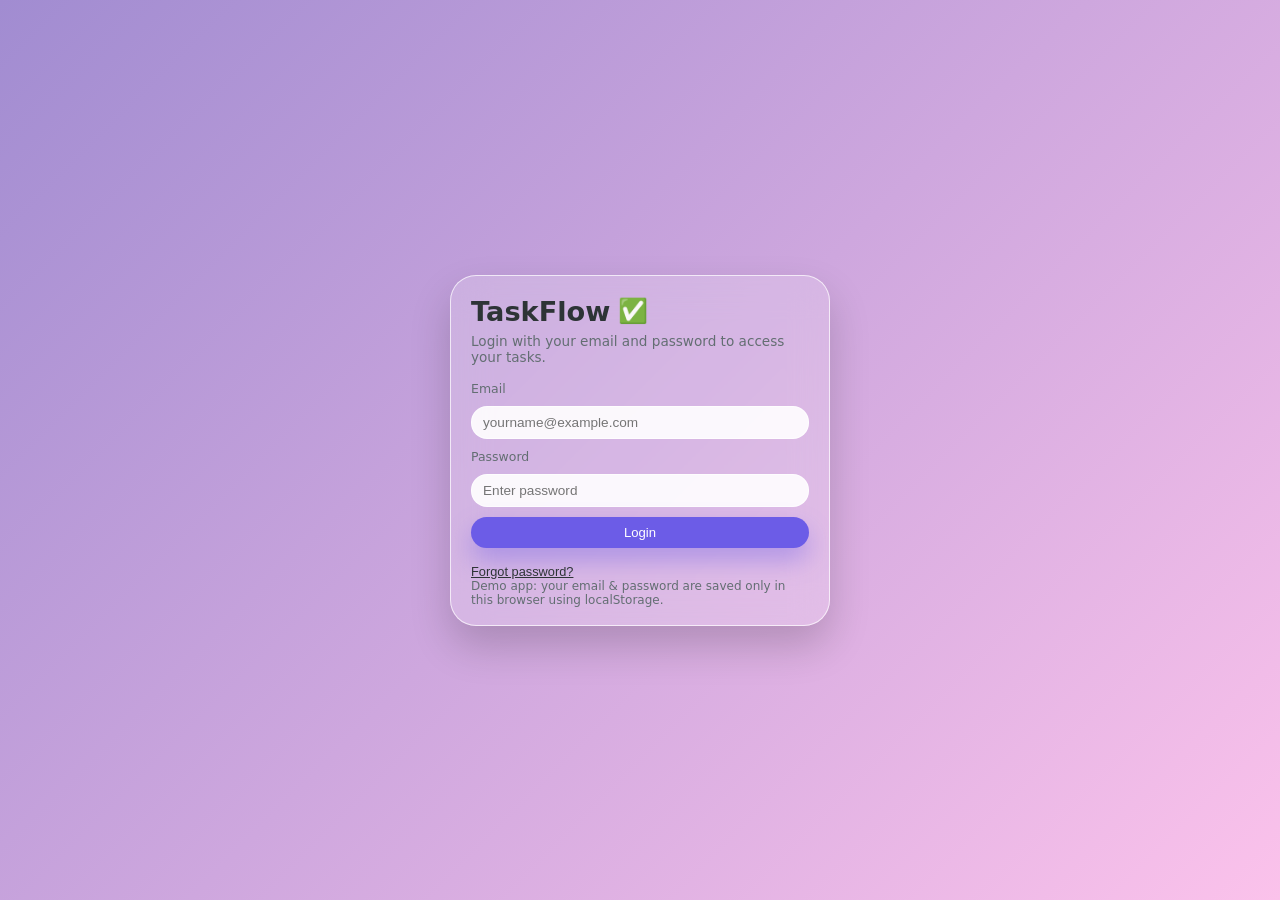
<file: index.html>
<!DOCTYPE html>
<html lang="en">
<head>
  <meta charset="UTF-8" />
  <title>Login – TaskFlow</title>
  <meta name="viewport" content="width=device-width, initial-scale=1.0" />
  <link rel="stylesheet" href="style.css" />
</head>
<body class="gradient-bg">
  <div class="center-wrapper">
    <div class="card auth-card">
      <h1 class="app-heading">TaskFlow <span class="emoji">✅</span></h1>
      <p class="subtitle">Login with your email and password to access your tasks.</p>

      <form id="login-form" class="form">
        <label class="field-label" for="email">Email</label>
        <input
          type="email"
          id="email"
          class="input"
          placeholder="yourname@example.com"
          autocomplete="off"
          required
        />

        <label class="field-label" for="password">Password</label>
        <input
          type="password"
          id="password"
          class="input"
          placeholder="Enter password"
          autocomplete="off"
          required
        />

        <button type="submit" class="btn btn-primary full-width">
          Login
        </button>

        <button type="button" id="forgot-password" class="link-button">
          Forgot password?
        </button>
      </form>

      <p class="small-text muted">
        Demo app: your email & password are saved only in this browser using localStorage.
      </p>
    </div>
  </div>

  <script src="login.js"></script>
</body>
</html>
</file>
<file: style.css>
:root {
  --bg-gradient: linear-gradient(135deg, #a18cd1 0%, #fbc2eb 100%);
  --card-bg: rgba(255, 255, 255, 0.18);
  --card-solid-bg: rgba(255, 255, 255, 0.9);
  --card-border: rgba(255, 255, 255, 0.7);
  --accent: #6c5ce7;
  --accent-soft: rgba(108, 92, 231, 0.15);
  --text-main: #2d3436;
  --text-muted: #636e72;
  --danger: #ff7675;
  --shadow-soft: 0 20px 40px rgba(0, 0, 0, 0.18);
  --radius-lg: 20px;
  --radius-full: 999px;
  --transition-fast: 0.18s ease;
}

* {
  box-sizing: border-box;
  margin: 0;
  padding: 0;
}

html,
body {
  height: 100%;
}

body {
  font-family: system-ui, -apple-system, BlinkMacSystemFont, "Poppins",
    sans-serif;
  color: var(--text-main);
}

/* Background */

.gradient-bg {
  background-image: var(--bg-gradient);
}

/* Centered wrapper for login */

.center-wrapper {
  min-height: 100vh;
  display: flex;
  align-items: center;
  justify-content: center;
  padding: 16px;
}

/* Cards */

.card {
  background: var(--card-bg);
  backdrop-filter: blur(18px);
  -webkit-backdrop-filter: blur(18px);
  border-radius: 26px;
  border: 1px solid var(--card-border);
  box-shadow: var(--shadow-soft);
  padding: 20px 20px 18px;
}

.auth-card {
  max-width: 380px;
  width: 100%;
}

/* Typography */

.app-heading {
  font-size: 1.7rem;
  font-weight: 600;
  margin-bottom: 6px;
  display: flex;
  align-items: center;
  gap: 8px;
}

.emoji {
  font-size: 1.5rem;
}

.subtitle {
  font-size: 0.85rem;
  color: var(--text-muted);
  margin-bottom: 16px;
}

.small-subtitle {
  margin-bottom: 4px;
}

.small-text {
  font-size: 0.75rem;
}

.muted {
  color: var(--text-muted);
}

/* Form & inputs */

.form {
  display: flex;
  flex-direction: column;
  gap: 10px;
}

.field-label {
  font-size: 0.78rem;
  color: var(--text-muted);
}

.input {
  border-radius: 16px;
  border: 1px solid var(--card-border);
  padding: 8px 11px;
  font-size: 0.85rem;
  outline: none;
  background: rgba(255, 255, 255, 0.9);
}

.input:focus {
  border-color: var(--accent);
}

/* Extra form layout */

.form-row {
  display: grid;
  grid-template-columns: repeat(3, minmax(0, 1fr));
  gap: 8px;
}

.form-field {
  display: flex;
  flex-direction: column;
  gap: 4px;
}

/* Buttons */

.btn {
  border-radius: 999px;
  border: none;
  padding: 8px 16px;
  font-size: 0.82rem;
  font-weight: 500;
  cursor: pointer;
  transition: transform var(--transition-fast),
    box-shadow var(--transition-fast), opacity 0.2s ease;
  white-space: nowrap;
}

.btn-primary {
  background: var(--accent);
  color: white;
  box-shadow: 0 12px 24px rgba(108, 92, 231, 0.4);
}

.btn-secondary {
  background: rgba(255, 255, 255, 0.85);
  color: var(--text-muted);
  border: 1px solid rgba(255, 255, 255, 0.95);
}

.btn-danger-text {
  background: transparent;
  color: var(--danger);
}

.btn.small {
  padding: 6px 12px;
  font-size: 0.75rem;
}

.btn.full-width {
  width: 100%;
}

.btn:active {
  transform: scale(0.96);
  box-shadow: none;
}

/* Forgot password link button */

.link-button {
  margin-top: 6px;
  background: none;
  border: none;
  padding: 0;
  font-size: 0.8rem;
  color: #2d3436;
  text-decoration: underline;
  cursor: pointer;
  align-self: flex-start;
}

/* Page layout (dashboard) */

.page {
  min-height: 100vh;
  padding: 14px 14px 18px;
  display: flex;
  flex-direction: column;
  gap: 14px;
}

/* Top bar */

.top-bar {
  display: flex;
  justify-content: space-between;
  align-items: center;
  padding: 8px 10px;
  background: rgba(255, 255, 255, 0.2);
  border-radius: 999px;
  border: 1px solid rgba(255, 255, 255, 0.6);
  backdrop-filter: blur(16px);
}

.logo-group {
  display: flex;
  align-items: center;
  gap: 8px;
}

.logo-mark {
  width: 26px;
  height: 26px;
  border-radius: 9px;
  background: rgba(255, 255, 255, 0.9);
  display: flex;
  align-items: center;
  justify-content: center;
  font-size: 0.78rem;
  font-weight: 700;
  color: var(--accent);
}

.logo-text {
  font-weight: 600;
  font-size: 0.95rem;
}

.top-right {
  display: flex;
  align-items: center;
  gap: 10px;
}

.welcome {
  font-size: 0.8rem;
}

/* Layout columns */

.layout {
  display: grid;
  grid-template-columns: 2fr 1.2fr;
  gap: 14px;
}

.column {
  display: flex;
  flex-direction: column;
  gap: 12px;
}

.column-narrow {
  max-width: 380px;
}

/* Card header */

.card-header {
  display: flex;
  justify-content: space-between;
  align-items: center;
  margin-bottom: 8px;
}

.card-title {
  font-size: 1.02rem;
  font-weight: 600;
}

/* Filters */

.filters {
  display: flex;
  gap: 4px;
}

.filter-chip {
  border-radius: 999px;
  border: 1px solid transparent;
  padding: 4px 9px;
  font-size: 0.72rem;
  cursor: pointer;
  background: transparent;
  color: #636e72;
  transition: background var(--transition-fast),
    border-color var(--transition-fast), color var(--transition-fast);
}

.filter-chip.active {
  background: var(--accent-soft);
  border-color: rgba(108, 92, 231, 0.65);
  color: var(--accent);
}

/* Search input */

.search-input {
  margin-bottom: 8px;
  margin-top: 6px;
}

/* Task list */

.task-list {
  list-style: none;
  max-height: 320px;
  overflow-y: auto;
  padding-right: 4px;
  margin-top: 5px;
}

.task-item {
  display: flex;
  align-items: center;
  justify-content: space-between;
  background: var(--card-solid-bg);
  border-radius: 16px;
  padding: 8px 10px;
  margin-bottom: 8px;
  border: 1px solid rgba(255, 255, 255, 0.95);
  box-shadow: 0 8px 18px rgba(0, 0, 0, 0.06);
  animation: fadeInUp 0.18s ease;
}

/* Animations */

@keyframes fadeInUp {
  from {
    opacity: 0;
    transform: translateY(6px);
  }
  to {
    opacity: 1;
    transform: translateY(0);
  }
}

/* Task item inner */

.task-left {
  display: flex;
  align-items: center;
  gap: 8px;
  flex: 1;
}

.checkbox {
  width: 18px;
  height: 18px;
  border-radius: 6px;
  border: 1.5px solid rgba(99, 110, 114, 0.7);
  display: flex;
  align-items: center;
  justify-content: center;
  cursor: pointer;
  flex-shrink: 0;
}

.checkbox-inner {
  width: 11px;
  height: 11px;
  border-radius: 4px;
}

.task-text {
  font-size: 0.83rem;
  word-break: break-word;
}

.task-text.completed {
  text-decoration: line-through;
  color: #b2bec3;
}

.task-meta {
  display: block;
  font-size: 0.68rem;
  color: #95a5a6;
}

.task-actions {
  display: flex;
  align-items: center;
  gap: 4px;
  margin-left: 6px;
}

.icon-btn {
  border: none;
  background: transparent;
  cursor: pointer;
  font-size: 0.9rem;
  opacity: 0.55;
  transition: opacity var(--transition-fast), transform var(--transition-fast);
  padding: 2px 4px;
}

.icon-btn:hover {
  opacity: 0.95;
  transform: translateY(-1px);
}

.icon-btn.delete {
  color: var(--danger);
}

/* Task footer row */

.task-footer-row {
  margin-top: 8px;
  display: flex;
  justify-content: space-between;
}

/* Empty state */

.empty-state {
  font-size: 0.8rem;
  text-align: center;
  color: #8395a7;
  padding: 26px 0 10px;
}

/* Scrollbar */

.task-list::-webkit-scrollbar {
  width: 5px;
}

.task-list::-webkit-scrollbar-track {
  background: transparent;
}

.task-list::-webkit-scrollbar-thumb {
  background: rgba(0, 0, 0, 0.16);
  border-radius: 999px;
}

/* Stats & progress */

.stats-grid {
  display: grid;
  grid-template-columns: repeat(3, minmax(0, 1fr));
  gap: 8px;
  margin-top: 10px;
  margin-bottom: 14px;
}

.stat-card {
  background: rgba(255, 255, 255, 0.92);
  border-radius: 14px;
  padding: 8px 8px;
  border: 1px solid rgba(255, 255, 255, 0.95);
  box-shadow: 0 6px 14px rgba(0, 0, 0, 0.05);
}

.stat-label {
  font-size: 0.7rem;
  color: var(--text-muted);
}

.stat-value {
  font-size: 1rem;
  font-weight: 600;
}

.progress-wrapper {
  margin-bottom: 8px;
}

.progress-label-row {
  display: flex;
  justify-content: space-between;
  align-items: center;
  font-size: 0.78rem;
  color: var(--text-muted);
  margin-bottom: 4px;
}

.progress-bar {
  width: 100%;
  height: 10px;
  border-radius: 999px;
  background: rgba(255, 255, 255, 0.7);
  overflow: hidden;
  border: 1px solid rgba(255, 255, 255, 0.9);
}

.progress-fill {
  height: 100%;
  width: 0%;
  border-radius: 999px;
  background: linear-gradient(90deg, #6c5ce7, #fd79a8);
  transition: width 0.25s ease;
}

.progress-percent {
  font-size: 0.78rem;
}

/* Profile */

.profile-row {
  margin-top: 6px;
}

/* Weekly bars */

.week-bars {
  margin-top: 10px;
  margin-bottom: 10px;
  display: flex;
  align-items: flex-end;
  gap: 6px;
}

.week-bar {
  flex: 1;
  display: flex;
  flex-direction: column;
  align-items: center;
  font-size: 0.7rem;
  color: var(--text-muted);
}

.week-bar-fill {
  width: 100%;
  border-radius: 999px;
  background: linear-gradient(180deg, #6c5ce7, #fd79a8);
  height: 0%;
  transition: height 0.25s ease;
}

.week-bar-label {
  margin-top: 4px;
}

/* Pie chart */

.pie-row {
  display: flex;
  align-items: center;
  gap: 10px;
  margin-top: 10px;
}

.pie-container {
  display: flex;
  flex-direction: column;
  align-items: center;
}

.pie-chart {
  width: 110px;
  height: 110px;
  border-radius: 50%;
  border: 6px solid rgba(255, 255, 255, 0.9);
  background: conic-gradient(#6c5ce7 0deg 0deg, #ffeaa7 0deg 360deg);
}

.pie-caption {
  margin-top: 6px;
}

.legend {
  list-style: none;
  display: flex;
  flex-direction: column;
  gap: 4px;
  font-size: 0.75rem;
}

.legend-swatch {
  width: 12px;
  height: 12px;
  border-radius: 3px;
  display: inline-block;
  margin-right: 6px;
}

.legend-swatch.done {
  background: #6c5ce7;
}

.legend-swatch.remaining {
  background: #ffeaa7;
}

/* Responsive */

@media (max-width: 900px) {
  .form-row {
    grid-template-columns: repeat(2, minmax(0, 1fr));
  }
}

@media (max-width: 768px) {
  .layout {
    grid-template-columns: 1fr;
  }

  .column-narrow {
    max-width: none;
  }

  .top-bar {
    flex-direction: column;
    align-items: flex-start;
    gap: 6px;
  }
}

@media (max-width: 480px) {
  .page {
    padding: 10px;
  }

  .form-row {
    grid-template-columns: 1fr;
  }

  .task-footer-row {
    flex-direction: column;
    gap: 6px;
  }

  .stats-grid {
    grid-template-columns: repeat(2, minmax(0, 1fr));
  }
}
/* Toast notification for reminders */
.toast-container {
  position: fixed;
  bottom: 16px;
  right: 16px;
  z-index: 9999;
}

.toast {
  background: rgba(0, 0, 0, 0.88);
  color: #ffffff;
  padding: 10px 14px;
  border-radius: 12px;
  font-size: 0.8rem;
  box-shadow: 0 10px 25px rgba(0, 0, 0, 0.3);
  margin-top: 8px;
  max-width: 260px;
}

.toast-title {
  font-weight: 600;
  display: block;
  margin-bottom: 3px;
}

.toast-message {
  font-size: 0.78rem;
}

.toast.fade-out {
  opacity: 0;
  transition: opacity 0.4s ease;
}
</file>
